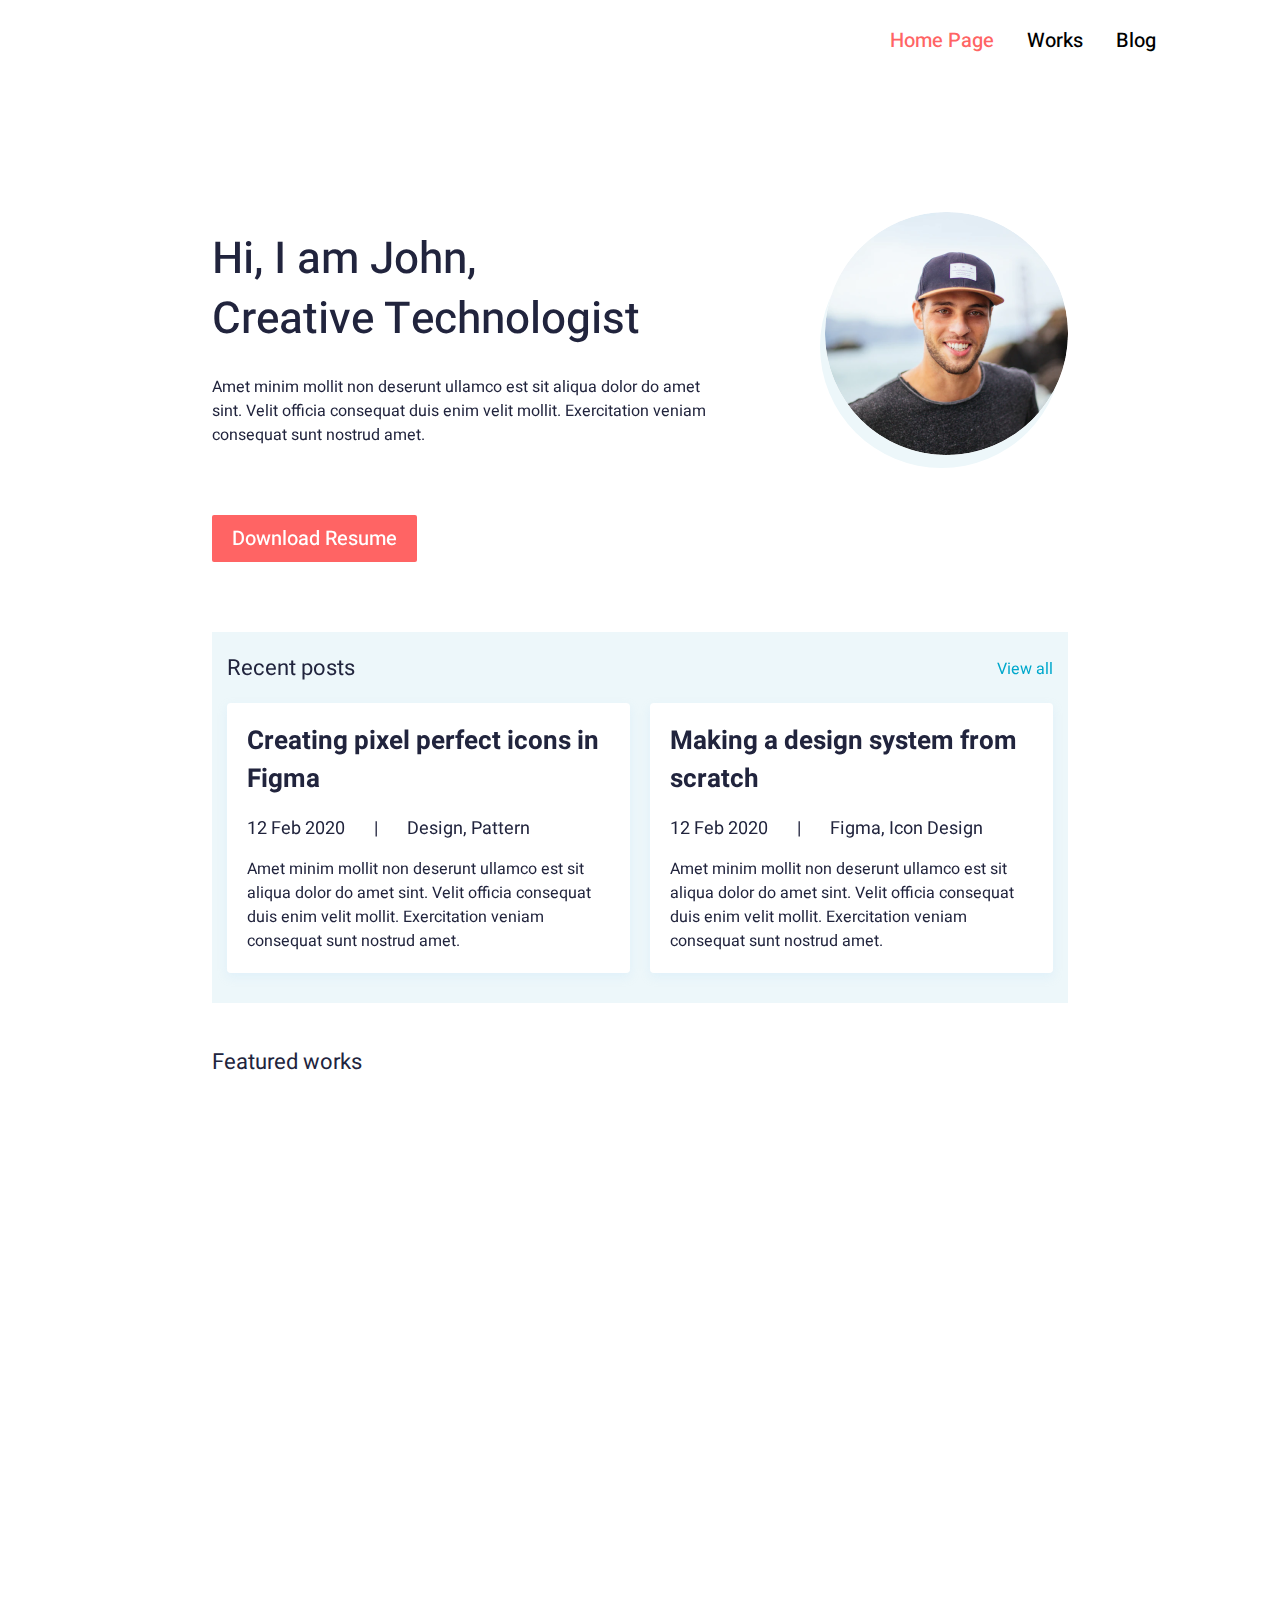
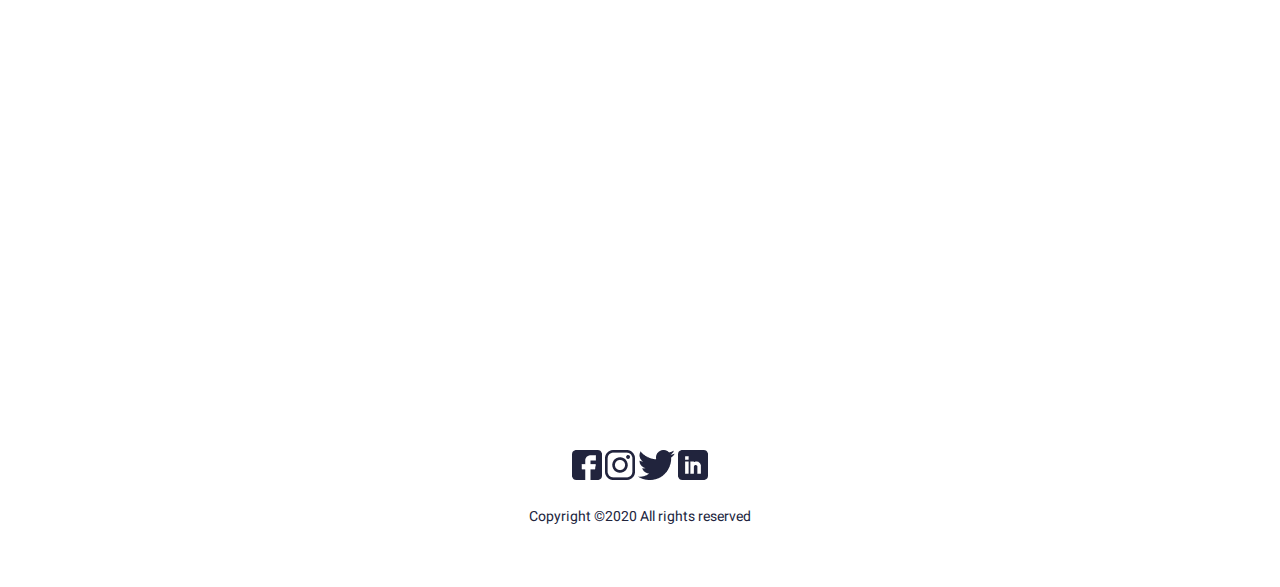
<file: index.html>
<!DOCTYPE html>
<html lang="en">
<head>
    <meta charset="UTF-8">
    <meta http-equiv="X-UA-Compatible" content="IE=edge">
    <meta name="viewport" content="width=device-width, initial-scale=1.0">
    <title>Home Page</title>
    <script src="https://code.jquery.com/jquery-3.5.1.min.js"></script>
    <script src="js/script.js"></script>
    <link rel="stylesheet" href="css/main.css">
    <link rel="stylesheet" href="css/header.css">
    <link href="https://unpkg.com/aos@2.3.1/dist/aos.css" rel="stylesheet">
</head>
<body>
    <div class="wrapper">
        <header class="header">
            <div class="header__content">
              <div class="header__menu menu">
                <div class="menu__icon icon-menu">
                  <span></span>
                  <span></span>
                  <span></span>
                </div>
                <nav class="menu__body">
                  <ul class="menu__list">
                      <li><a href="index.html" class="menu__link _active">Home Page</a></li>
                      <li><a href="works.html" class="menu__link">Works</a></li>
                      <li><a href="blog.html" class="menu__link">Blog</a></li>
                  </ul>
                </nav>
              </div>
            </div>
        </header>
        <main class="page">
            <section class="hi">
                <div class="hi__container _container">
                    <div class="hi__content" data-aos="fade-down" data-aos-duration="1000">
                        <h1 class="hi__title title">
                            Hi, I am John,<br>
                            Creative Technologist
                        </h1>
                        <div class="hi__text text">
                            Amet minim mollit non deserunt ullamco est sit aliqua dolor do amet sint. Velit officia consequat duis enim velit mollit. Exercitation veniam consequat sunt nostrud amet.
                        </div>
                        <a href="" class="hi__btn btn">Download Resume</a>
                    </div>
                    <div class="hi__ava">
                        <img src="img/ava.png" alt="">
                    </div>
                </div>
            </section>
            <section class="recent-posts">
                <div class="recent-posts__container _container">
                    <div class="recent-posts__header">
                        <div class="recent-posts__title title-posts" data-aos="fade-right" data-aos-duration="1000">Recent posts</div>
                        <a href="" class="recent-posts__view-all" data-aos="fade-left" data-aos-duration="1000">View all</a>
                    </div>
                    <div class="recent-posts__items">
                        <div class="recent-posts__column" data-aos="flip-left" data-aos-duration="1500">
                           <article class="recent-posts__item recent-post">
                            <a href="" class="recent-post__title">Creating pixel perfect icons in Figma</a>
                            <div class="recent-post__info">12 Feb 2020 <span>|</span> Design, Pattern</div>
                            <div class="recent-post__text text">Amet minim mollit non deserunt ullamco est sit aliqua dolor do amet sint. Velit officia consequat duis enim velit mollit. Exercitation veniam consequat sunt nostrud amet.</div>
                           </article> 
                        </div>
                        <div class="recent-posts__column" data-aos="flip-right"data-aos-duration="1500">
                            <article class="recent-posts__item recent-post">
                             <a href="" class="recent-post__title">Making a design system from scratch</a>
                             <div class="recent-post__info">12 Feb 2020 <span>|</span> Figma, Icon Design</div>
                             <div class="recent-post__text text">Amet minim mollit non deserunt ullamco est sit aliqua dolor do amet sint. Velit officia consequat duis enim velit mollit. Exercitation veniam consequat sunt nostrud amet.</div>
                            </article> 
                         </div>
                    </div>
                </div>
            </section>
            <section class="featured-works">
                <div class="featured-works__container _container">
                    <div class="featured-works__title title-posts">Featured works</div>
                    <div class="featured-works__items works">
                        <article class="works__item" data-aos="fade-zoom-in"
                        data-aos-easing="ease-in-back"
                        data-aos-delay="300"
                        data-aos-offset="0">
                            <a href="article.html" class="works__image _ibg">
                                <img src="img/Featured works/Rectangle 30.png" alt="">
                            </a>
                            <div class="works__body">
                                <a href="article.html" class="works__title">Designing Dashboards</a>
                                <div class="works__info">
                                    <div class="works__year year">2020</div>
                                    <div class="works__category category">Dashboard</div>
                                </div>
                                <div class="works__text text">Amet minim mollit non deserunt ullamco est sit aliqua dolor do amet sint. Velit officia consequat duis enim velit mollit. Exercitation veniam consequat sunt nostrud amet.</div>
                            </div>
                        </article>
                        <article class="works__item" data-aos="fade-zoom-in"
                        data-aos-easing="ease-in-back"
                        data-aos-delay="300"
                        data-aos-offset="0">
                            <a href="" class="works__image _ibg">
                                <img src="img/Featured works/Rectangle 32.png" alt="">
                            </a>
                            <div class="works__body">
                                <a href="" class="works__title">Vibrant Portraits of 2020</a>
                                <div class="works__info">
                                    <div class="works__year year">2018</div>
                                    <div class="works__category category">Illustration</div>
                                </div>
                                <div class="works__text text">Amet minim mollit non deserunt ullamco est sit aliqua dolor do amet sint. Velit officia consequat duis enim velit mollit. Exercitation veniam consequat sunt nostrud amet.</div>
                            </div>
                        </article>
                        <article class="works__item" data-aos="fade-zoom-in"
                        data-aos-easing="ease-in-back"
                        data-aos-delay="300"
                        data-aos-offset="0">
                            <a href="" class="works__image _ibg">
                                <img src="img/Featured works/Rectangle 34.png" alt="">
                            </a>
                            <div class="works__body">
                                <a href="" class="works__title">36 Days of Malayalam type</a>
                                <div class="works__info">
                                    <div class="works__year year">2018</div>
                                    <div class="works__category category">Typography</div>
                                </div>
                                <div class="works__text text">Amet minim mollit non deserunt ullamco est sit aliqua dolor do amet sint. Velit officia consequat duis enim velit mollit. Exercitation veniam consequat sunt nostrud amet.</div>
                            </div>
                        </article>
                    </div>
                </div>
            </section>
        </main>
        <footer class="footer">
            <div class="footer__content _container">
                <div class="footer__social social">
                    <a href="" class="social__item"><img src="img/ico/fb.png" alt=""></a>
                    <a href="" class="social__item"><img src="img/ico/insta.png" alt=""></a>
                    <a href="" class="social__item"><img src="img/ico/twitter.png" alt=""></a>
                    <a href="" class="social__item"><img src="img/ico/linkedin.png" alt=""></a>
                </div>
            </div>
            <div class="footer__copy">Copyright ©2020 All rights reserved </div>
        </footer>
    </div>
    <script src="https://unpkg.com/aos@2.3.1/dist/aos.js"></script>
    <script>
        AOS.init();
    </script>
</body>
</html>
</file>
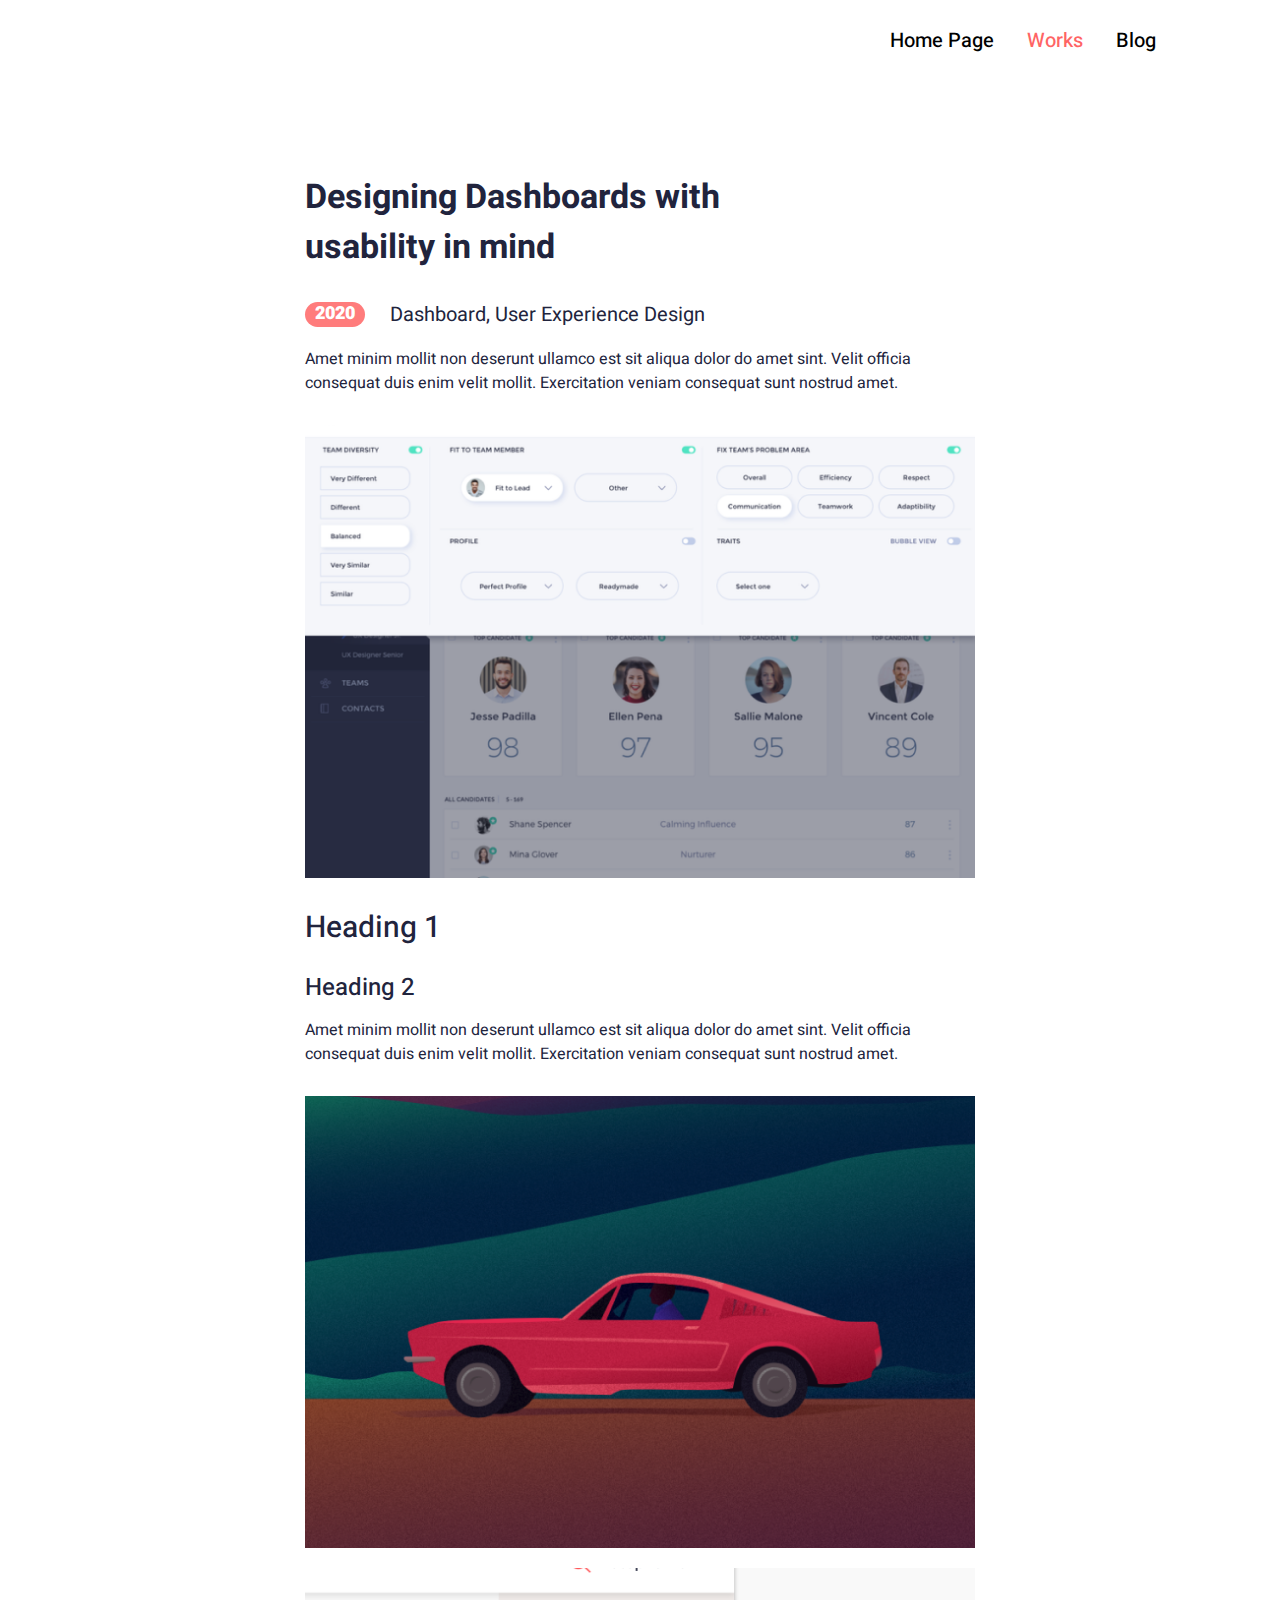
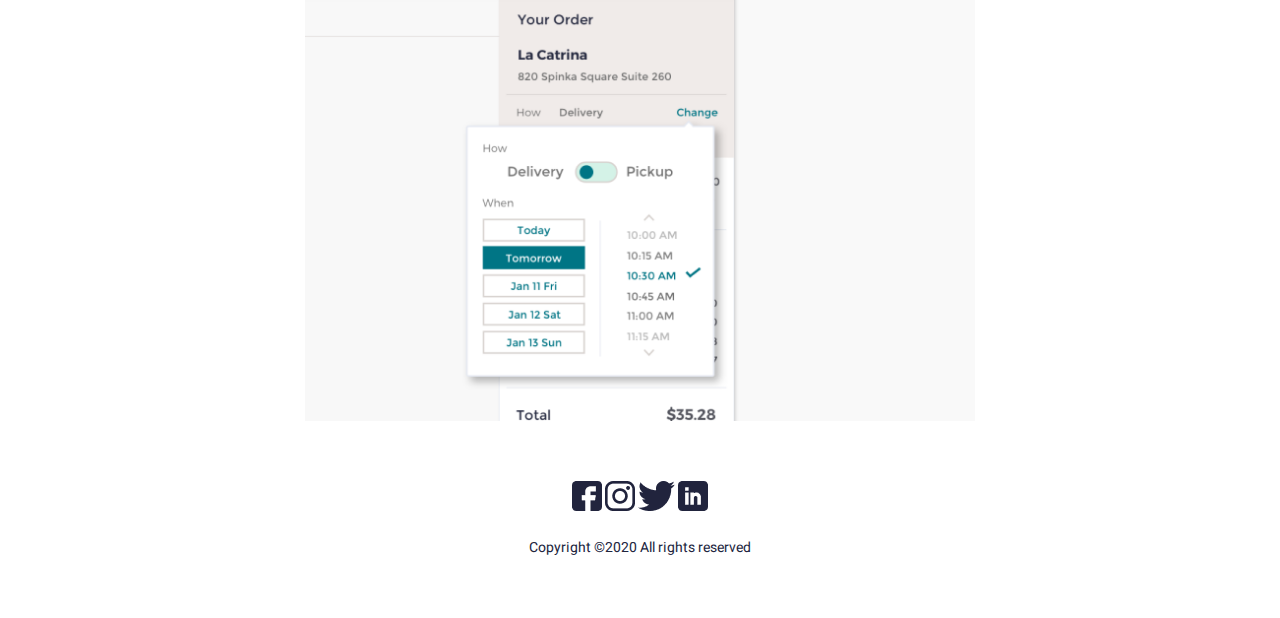
<file: article.html>
<!DOCTYPE html>
<html lang="en">
<head>
    <meta charset="UTF-8">
    <meta http-equiv="X-UA-Compatible" content="IE=edge">
    <meta name="viewport" content="width=device-width, initial-scale=1.0">
    <title>Article</title>
    <script src="https://code.jquery.com/jquery-3.5.1.min.js"></script>
    <script src="js/script.js"></script>
    <link rel="stylesheet" href="css/main.css">
    <link rel="stylesheet" href="css/header.css">
</head>
<body>
    <div class="wrapper">
        <header class="header">
          <div class="header__content">
            <div class="header__menu menu">
              <div class="menu__icon icon-menu">
                <span></span>
                <span></span>
                <span></span>
              </div>
              <nav class="menu__body">
                <ul class="menu__list">
                    <li><a href="index.html" class="menu__link">Home Page</a></li>
                    <li><a href="works.html" class="menu__link _active">Works</a></li>
                    <li><a href="blog.html" class="menu__link">Blog</a></li>
                </ul>
              </nav>
            </div>
          </div>
        </header>
        <main class="page">
            <div class="article">
                <h1 class="article__title">Designing Dashboards with <br> usability in mind</h1>
                <div class="article__info">
                    <div class="article__year">2020</div>
                    <div class="article__category">Dashboard, User Experience Design</div>
                </div>
                <div class="article__text text">
                    <p>
                        Amet minim mollit non deserunt ullamco est sit aliqua dolor do amet sint. Velit officia consequat duis enim velit mollit. Exercitation veniam consequat sunt nostrud amet.
                    </p>
                    <img src="img/article/Rectangle 4.png" alt=""> 
                    <h2>Heading 1</h2>
                    <h3>Heading 2</h3>
                    <p>
                        Amet minim mollit non deserunt ullamco est sit aliqua dolor do amet sint. Velit officia consequat duis enim velit mollit. Exercitation veniam consequat sunt nostrud amet.
                    </p>
                    <img src="img/article/Rectangle 5.png" alt="">
                    <img src="img/article/Rectangle 6.png" alt="">
                </div>
            </div>
        </main>
        <footer class="footer">
            <div class="footer__content _container">
                <div class="footer__social social">
                    <a href="" class="social__item"><img src="img/ico/fb.png" alt=""></a>
                    <a href="" class="social__item"><img src="img/ico/insta.png" alt=""></a>
                    <a href="" class="social__item"><img src="img/ico/twitter.png" alt=""></a>
                    <a href="" class="social__item"><img src="img/ico/linkedin.png" alt=""></a>
                </div>
            </div>
            <div class="footer__copy">Copyright ©2020 All rights reserved </div>
        </footer>
    </div>
</body>
</html>
</file>
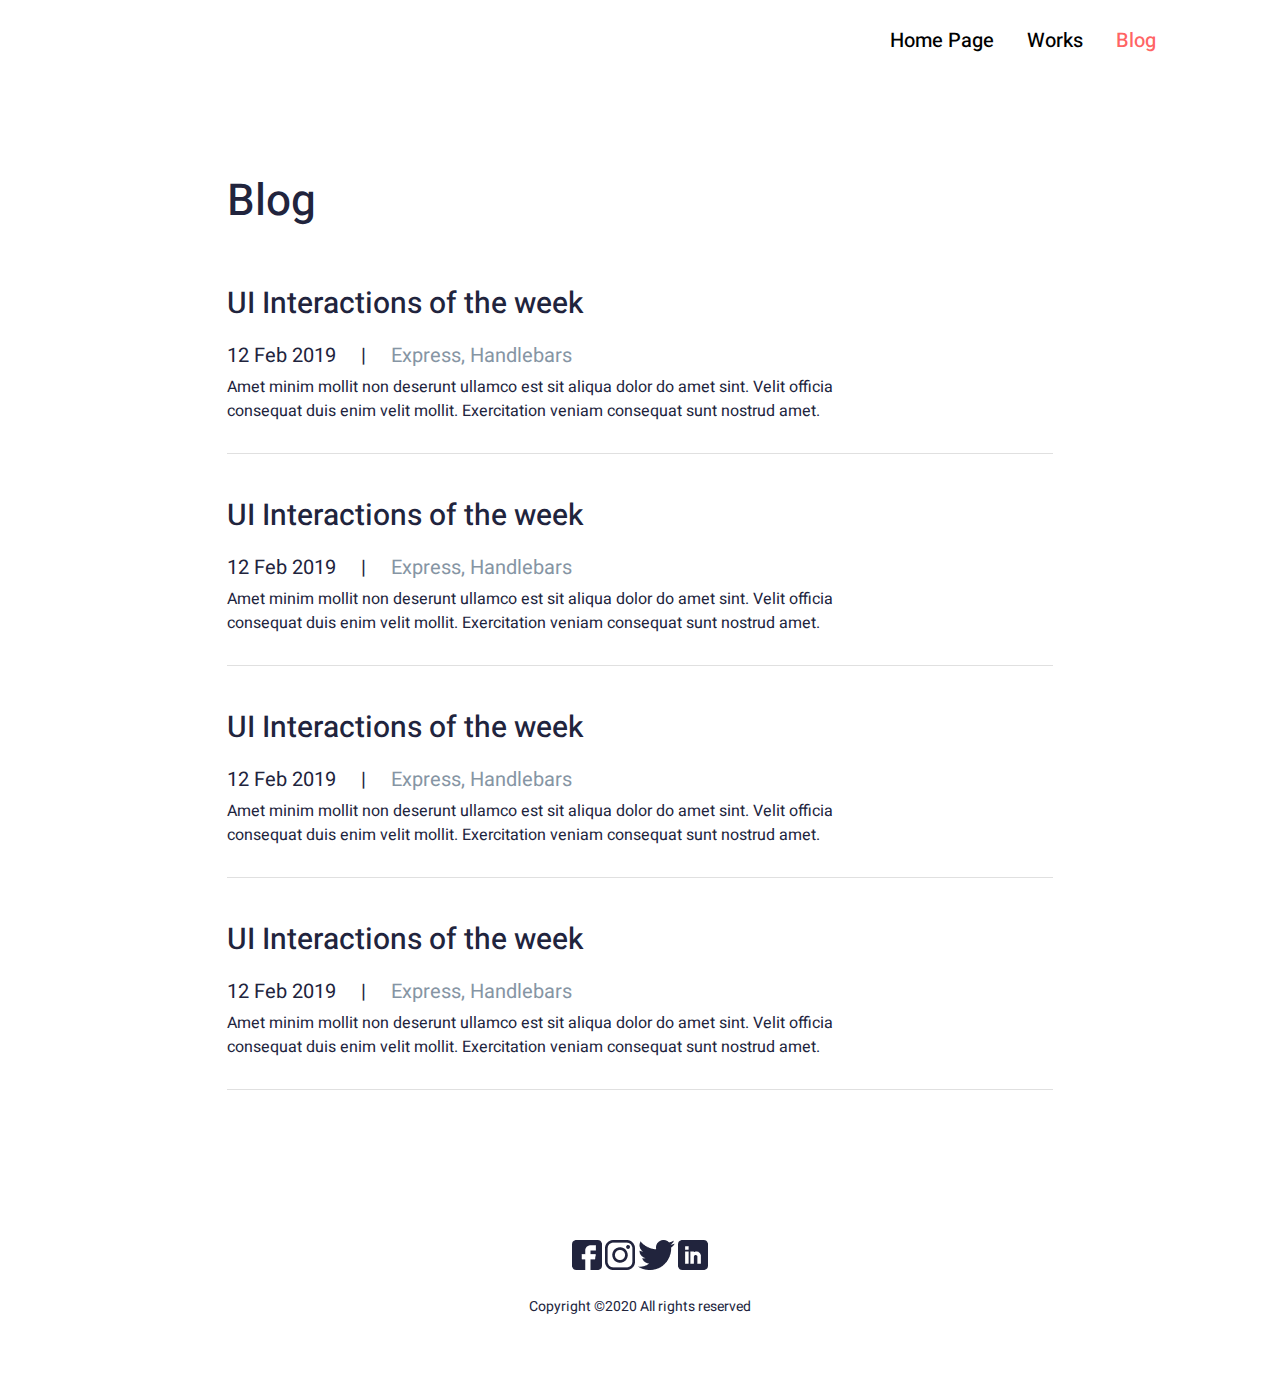
<file: blog.html>
<!DOCTYPE html>
<html lang="en">
<head>
    <meta charset="UTF-8">
    <meta http-equiv="X-UA-Compatible" content="IE=edge">
    <meta name="viewport" content="width=device-width, initial-scale=1.0">
    <title>Blog</title>
    <script src="https://code.jquery.com/jquery-3.5.1.min.js"></script>
    <script src="js/script.js"></script>
    <link rel="stylesheet" href="css/main.css">
    <link rel="stylesheet" href="css/header.css">
</head>
<body>
    <div class="wrapper">
        <header class="header">
            <div class="header__content">
              <div class="header__menu menu">
                <div class="menu__icon icon-menu">
                  <span></span>
                  <span></span>
                  <span></span>
                </div>
                <nav class="menu__body">
                  <ul class="menu__list">
                      <li><a href="index.html" class="menu__link">Home Page</a></li>
                      <li><a href="works.html" class="menu__link">Works</a></li>
                      <li><a href="blog.html" class="menu__link _active">Blog</a></li>
                  </ul>
                </nav>
              </div>
            </div>
        </header>
        <main class="page">
                <div class="blog page__container _container">
                    <h1 class="blog__main-title title">Blog</h1>
                    <div class="blog__items">
                        <div class="blog__item">
                            <a href="" class="blog__title">UI Interactions of the week</a>
                            <div class="blog__info">12 Feb 2019 <span>|</span> 
                                <div class="blog__category">Express, Handlebars</div></div>
                            <div class="blog__text text">Amet minim mollit non deserunt ullamco est sit aliqua dolor do amet sint. Velit officia <br> consequat duis enim velit mollit. Exercitation veniam consequat sunt nostrud amet.</div>
                        </div>
                        <div class="blog__item">
                            <a href="" class="blog__title">UI Interactions of the week</a>
                            <div class="blog__info">12 Feb 2019 <span>|</span> 
                                <div class="blog__category">Express, Handlebars</div></div>
                            <div class="blog__text text">Amet minim mollit non deserunt ullamco est sit aliqua dolor do amet sint. Velit officia <br> consequat duis enim velit mollit. Exercitation veniam consequat sunt nostrud amet.</div>
                        </div>
                        <div class="blog__item">
                            <a href="" class="blog__title">UI Interactions of the week</a>
                            <div class="blog__info">12 Feb 2019 <span>|</span> 
                                <div class="blog__category">Express, Handlebars</div></div>
                            <div class="blog__text text">Amet minim mollit non deserunt ullamco est sit aliqua dolor do amet sint. Velit officia <br> consequat duis enim velit mollit. Exercitation veniam consequat sunt nostrud amet.</div>
                        </div>
                        <div class="blog__item">
                            <a href="" class="blog__title">UI Interactions of the week</a>
                            <div class="blog__info">12 Feb 2019 <span>|</span> 
                                <div class="blog__category">Express, Handlebars</div></div>
                            <div class="blog__text text">Amet minim mollit non deserunt ullamco est sit aliqua dolor do amet sint. Velit officia <br> consequat duis enim velit mollit. Exercitation veniam consequat sunt nostrud amet.</div>
                        </div>
                    </div>
                </div>
        </main>
        <footer class="footer">
            <div class="footer__content _container">
                <div class="footer__social social">
                    <a href="" class="social__item"><img src="img/ico/fb.png" alt=""></a>
                    <a href="" class="social__item"><img src="img/ico/insta.png" alt=""></a>
                    <a href="" class="social__item"><img src="img/ico/twitter.png" alt=""></a>
                    <a href="" class="social__item"><img src="img/ico/linkedin.png" alt=""></a>
                </div>
            </div>
            <div class="footer__copy">Copyright ©2020 All rights reserved </div>
        </footer>
    </div>
</body>
</html>
</file>
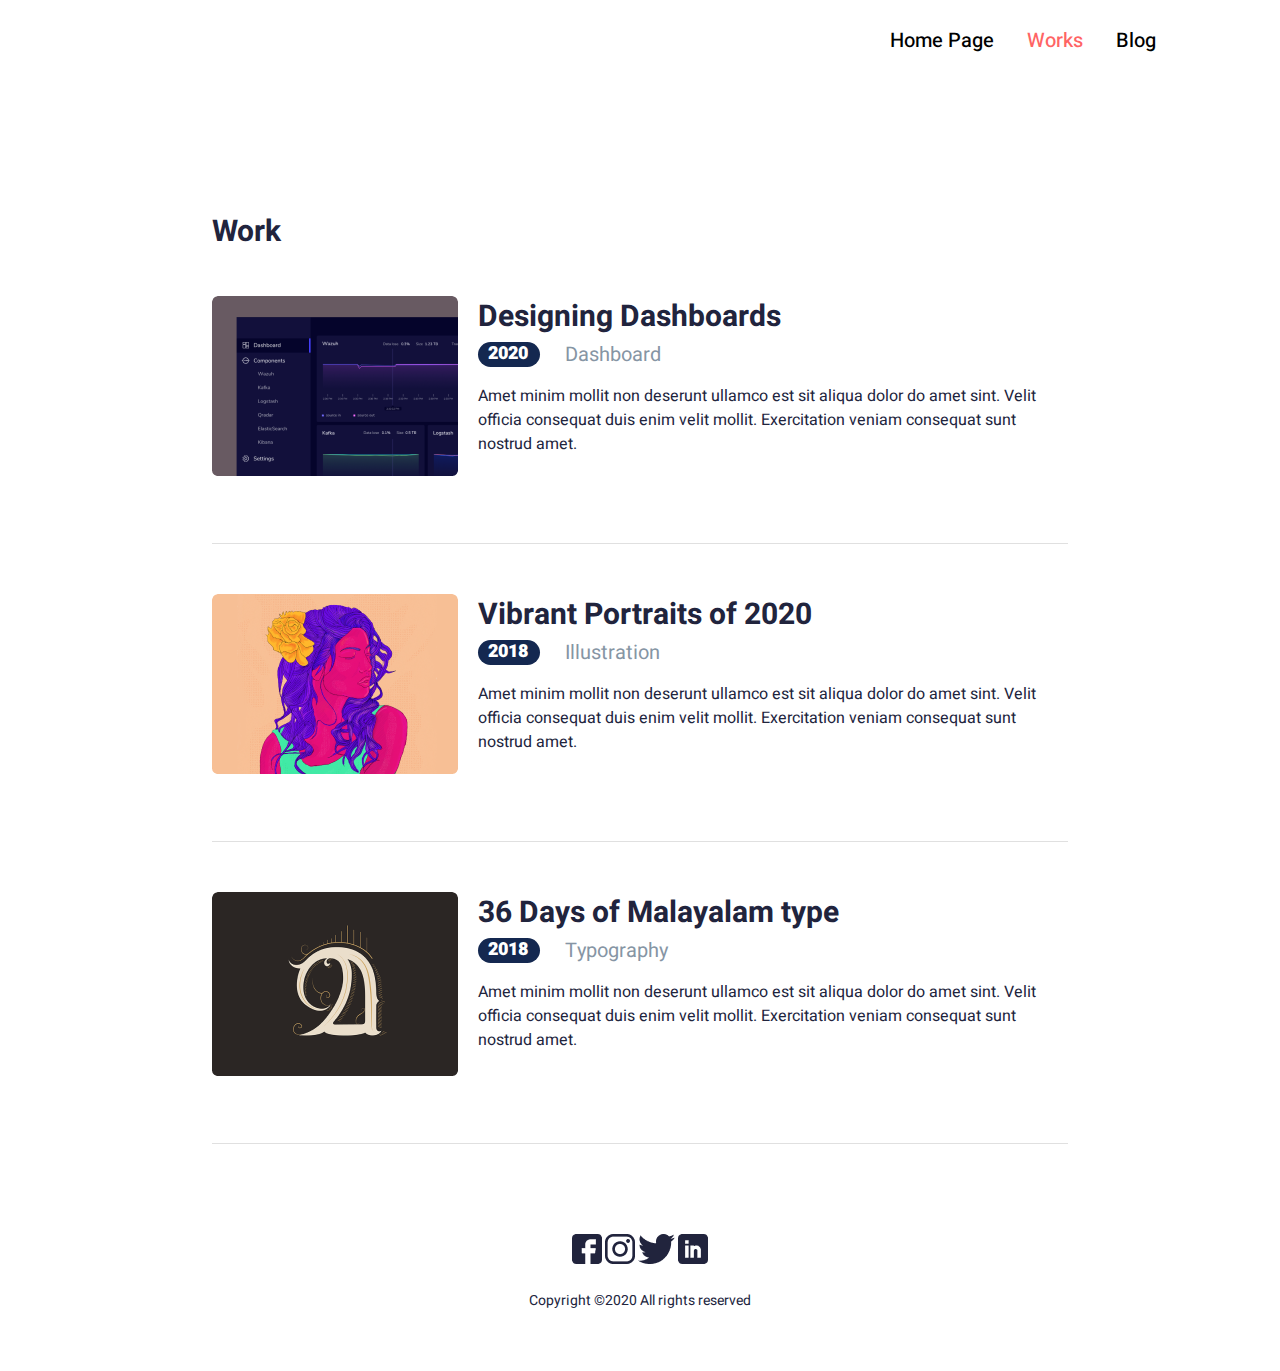
<file: works.html>
<!DOCTYPE html>
<html lang="en">
<head>
    <meta charset="UTF-8">
    <meta http-equiv="X-UA-Compatible" content="IE=edge">
    <meta name="viewport" content="width=device-width, initial-scale=1.0">
    <title>Works</title>
    <script src="https://code.jquery.com/jquery-3.5.1.min.js"></script>
    <script src="js/script.js"></script>
    <link rel="stylesheet" href="css/main.css">
    <link rel="stylesheet" href="css/header.css">
</head>
<body>
    <div class="wrapper">
        <header class="header">
            <div class="header__content">
              <div class="header__menu menu">
                <div class="menu__icon icon-menu">
                  <span></span>
                  <span></span>
                  <span></span>
                </div>
                <nav class="menu__body">
                  <ul class="menu__list">
                      <li><a href="index.html" class="menu__link">Home Page</a></li>
                      <li><a href="works.html" class="menu__link _active">Works</a></li>
                      <li><a href="blog.html" class="menu__link">Blog</a></li>
                  </ul>
                </nav>
              </div>
            </div>
        </header>
        <main class="page">
            <div class="works-page__container _container">
                <section class="featured-works">
                    <div class="works__container _container">
                        <h1 class="works__main-title">Work</h1>
                        <div class="featured-works__items works">
                            <article class="works__item">
                                <a href="article.html" class="works__image _ibg">
                                    <img src="img/Featured works/Rectangle 30.png" alt="">
                                </a>
                                <div class="works__body">
                                    <a href="article.html" class="works__title">Designing Dashboards</a>
                                    <div class="works__info">
                                        <div class="works__year year">2020</div>
                                        <div class="works__category category">Dashboard</div>
                                    </div>
                                    <div class="works__text text">Amet minim mollit non deserunt ullamco est sit aliqua dolor do amet sint. Velit officia consequat duis enim velit mollit. Exercitation veniam consequat sunt nostrud amet.</div>
                                </div>
                            </article>
                            <article class="works__item">
                                <a href="" class="works__image _ibg">
                                    <img src="img/Featured works/Rectangle 32.png" alt="">
                                </a>
                                <div class="works__body">
                                    <a href="" class="works__title">Vibrant Portraits of 2020</a>
                                    <div class="works__info">
                                        <div class="works__year year">2018</div>
                                        <div class="works__category category">Illustration</div>
                                    </div>
                                    <div class="works__text text">Amet minim mollit non deserunt ullamco est sit aliqua dolor do amet sint. Velit officia consequat duis enim velit mollit. Exercitation veniam consequat sunt nostrud amet.</div>
                                </div>
                            </article>
                            <article class="works__item">
                                <a href="" class="works__image _ibg">
                                    <img src="img/Featured works/Rectangle 34.png" alt="">
                                </a>
                                <div class="works__body">
                                    <a href="" class="works__title">36 Days of Malayalam type</a>
                                    <div class="works__info">
                                        <div class="works__year year">2018</div>
                                        <div class="works__category category">Typography</div>
                                    </div>
                                    <div class="works__text text">Amet minim mollit non deserunt ullamco est sit aliqua dolor do amet sint. Velit officia consequat duis enim velit mollit. Exercitation veniam consequat sunt nostrud amet.</div>
                                </div>
                            </article>
                        </div>
                    </div>
                </section>
            </div>
        </main>
        <footer class="footer">
            <div class="footer__content _container">
                <div class="footer__social social">
                    <a href="" class="social__item"><img src="img/ico/fb.png" alt=""></a>
                    <a href="" class="social__item"><img src="img/ico/insta.png" alt=""></a>
                    <a href="" class="social__item"><img src="img/ico/twitter.png" alt=""></a>
                    <a href="" class="social__item"><img src="img/ico/linkedin.png" alt=""></a>
                </div>
            </div>
            <div class="footer__copy">Copyright ©2020 All rights reserved </div>
        </footer>
    </div>
</body>
</html>
</file>
<file: css/main.css>
@import url(https://fonts.googleapis.com/css?family=Heebo:regular,500,700,900&display=swap);
* {
  padding: 0;
  margin: 0;
  border: 0; }

*,
*:before,
*:after {
  -moz-box-sizing: border-box;
  -webkit-box-sizing: border-box;
  box-sizing: border-box; }

:focus,
:active {
  outline: none; }

a:focus,
a:active {
  outline: none; }

nav,
footer,
header,
aside {
  display: block; }

html,
body {
  height: 100%;
  width: 100%;
  font-size: 100%;
  line-height: 1;
  font-size: 14px;
  -ms-text-size-adjust: 100%;
  -moz-text-size-adjust: 100%;
  -webkit-text-size-adjust: 100%; }

input,
button,
textarea {
  font-family: inherit; }

input::-ms-clear {
  display: none; }

button {
  cursor: pointer; }

button::-moz-focus-inner {
  padding: 0;
  border: 0; }

a,
a:visited {
  text-decoration: none; }

a:hover {
  text-decoration: none; }

ul li {
  list-style: none; }

img {
  vertical-align: top; }

h1,
h2,
h3,
h4,
h5,
h6 {
  font-size: inherit;
  font-weight: inherit; }

body {
  color: #21243D;
  font-size: 14px; }
  body._lock {
    overflow: hidden; }

.wrapper {
  width: 100%;
  min-height: 100%;
  overflow: hidden;
  display: flex;
  flex-direction: column;
  font-family: "Heebo"; }

.page {
  padding: 90px 0 0 0;
  flex: 1 1 auto; }
  @media (max-width: 868px) {
    .page {
      padding: 30px 15px 0 15px; } }
  @media (max-width: 767.98px) {
    .page {
      padding: 20px 0 0 0; } }

.title-posts {
  font-size: 22px; }
  @media (max-width: 767.98px) {
    .title-posts {
      text-align: center;
      font-size: 18px; } }

._ibg {
  overflow: hidden; }
  ._ibg img {
    width: 100%;
    height: 100%;
    top: 0px;
    left: 0px;
    object-fit: cover; }

a.works__image._ibg {
  margin: 0 0;
  padding: 0 0 17px 0; }

.hi {
  max-width: 856px;
  margin: 0 auto;
  padding: 40px 0 70px 0; }
  @media (max-width: 868px) {
    .hi {
      padding: 0 0 70px 0; } }
  @media (max-width: 767.98px) {
    .hi {
      padding: 0 0 60px 0; } }
  .hi__container {
    display: flex;
    width: 100%; }
    @media (max-width: 767.98px) {
      .hi__container {
        text-align: center;
        flex-direction: column-reverse;
        align-items: center; } }
  .hi__content {
    flex: 1 1 auto;
    padding: 18px 110px 0 0;
    align-items: flex-start; }
    @media (max-width: 868px) {
      .hi__content {
        padding: 18px 50px 0 0; } }
    @media (max-width: 767.98px) {
      .hi__content {
        padding: 0px 0px 0 0; } }
  .hi__title {
    margin: 0 0 25px 0; }
    @media (max-width: 767.98px) {
      .hi__title {
        margin: 0px 0 20px 0;
        padding: 0 15px; } }
  .hi__text {
    margin: 0 0 35px 0; }
    @media (max-width: 767.98px) {
      .hi__text {
        margin: 0 0 25px 0;
        padding: 0 15px; } }
  .hi__btn {
    margin: 33px 0 0 0; }
    @media (max-width: 767.98px) {
      .hi__btn {
        margin: 0 0 0 0; } }
  .hi__ava {
    flex: 0 0 243px;
    width: 243px;
    height: 243px;
    border-radius: 50%;
    overflow: hidden;
    justify-content: flex-end;
    box-shadow: -5px 13px 0 0 #edf7fa; }
    .hi__ava img {
      max-width: 100%; }
    @media (max-width: 767.98px) {
      .hi__ava {
        flex: 0 0 170px;
        width: 170px;
        height: 170px;
        margin: 0 0 40px 0; } }

.title {
  font-size: 44px;
  font-weight: 500;
  color: #21243D;
  line-height: 136.3636363636%; }
  @media (max-width: 767.98px) {
    .title {
      font-size: 32px; } }

.text, .article__text p {
  font-size: 16px;
  line-height: 24px;
  color: #21243D;
  font-weight: 400; }

.btn {
  background: #ff6464;
  border-radius: 2px;
  font-weight: 500;
  font-size: 20px;
  line-height: 145%;
  color: white;
  display: inline-flex;
  align-items: center;
  height: 47px;
  justify-content: center;
  text-align: center;
  padding: 0 20px;
  transition: background-color 0.3s ease 0s; }
  @media (min-width: 992px) {
    .btn:hover {
      background-color: #bb4949; }
    .btn._fw {
      width: 100%; } }

.recent-posts {
  max-width: 856px;
  margin: 0 auto;
  background: #EDF7FA;
  padding: 25px 15px 13px 15px; }
  @media (max-width: 767.98px) {
    .recent-posts {
      padding: 25px 15px 23px 15px; } }
  .recent-posts__header {
    display: flex;
    justify-content: space-between;
    margin: 0 0 22px 0; }
  .recent-posts__title {
    font-size: 22px;
    padding: 0 20px 0 0; }
  .recent-posts__view-all {
    font-size: 16px;
    line-height: 24px;
    color: #00A8CC;
    flex: 0 0 auto; }
  .recent-posts__items {
    margin: 0 -10px; }
    @media (min-width: 767.98px) {
      .recent-posts__items {
        display: flex; } }
  .recent-posts__column {
    flex: 0 1 50%;
    padding: 0 10px;
    margin: 0 0 17px 0; }

.recent-post {
  max-width: 856px;
  margin: 0 auto;
  height: 100%;
  background-color: #fff;
  border-radius: 4px;
  box-shadow: 0 4px 10px rgba(187, 225, 250, 0.25);
  padding: 20px; }
  @media (max-width: 767.98px) {
    .recent-post {
      padding: 15px; } }
  .recent-post__title {
    font-weight: 700;
    font-size: 26px;
    display: inline-block;
    color: #21243D;
    line-height: 146.1538461538%;
    transition: color 0.3s ease 0s;
    margin: 0 0 17px 0; }
    @media (min-width: 991.98px) {
      .recent-post__title:hover {
        color: #ff6464; } }
    @media (max-width: 767.98px) {
      .recent-post__title {
        font-size: 22px;
        margin: 0 0 10px 0; } }
  .recent-post__info {
    margin: 0 0 15px 0;
    font-weight: 400;
    font-size: 18px;
    line-height: 144.4444444444%; }
    .recent-post__info span {
      margin: 0 25px; }
    @media (max-width: 767.98px) {
      .recent-post__info {
        font-size: 16px;
        margin: 0 0 10px 0; } }
  .recent-post__text {
    font-weight: 400;
    font-size: 16px;
    line-height: 150%; }

.featured-works {
  margin: 30px auto 80px auto;
  max-width: 856px; }
  @media (max-width: 767.98px) {
    .featured-works {
      margin: 10px 0 0 0; } }
  .featured-works__title {
    font-weight: 400;
    font-size: 22px;
    line-height: 272.7272727273%;
    margin: 0 0 20px 0; }
    @media (max-width: 767.98px) {
      .featured-works__title {
        margin: 0px 0 0 0; } }

.works {
  max-width: 856px;
  margin: 0 auto; }
  @media (max-width: 767.98px) {
    .works {
      padding: 10px 15px 23px 15px;
      display: flex;
      overflow: auto; } }
  .works__item {
    border-bottom: 1px solid #e0e0e0;
    padding: 0 0 50px 0;
    margin: 0 0 50px 0; }
    .works__item:last-child {
      margin-bottom: 52px; }
    @media (min-width: 767.98px) {
      .works__item {
        display: flex;
        align-items: flex-start; } }
    @media (max-width: 767.98px) {
      .works__item {
        flex: 0 0 90%;
        margin: 0 15px 50px 0; } }
  .works__image {
    border-radius: 6px;
    flex: 0 0 246px;
    min-height: 180px;
    display: block;
    overflow: hidden; }
    @media (max-width: 767.98px) {
      .works__image {
        padding: 0 0 50% 0;
        margin: 0 0 17px 0; } }
  .works__body {
    flex: 1 1 auto; }
    @media (min-width: 767.98px) {
      .works__body {
        margin: 0 0 0 20px; } }
  .works__title {
    font-weight: 700;
    font-size: 30px;
    line-height: 146.6666666667%;
    margin: 0 0 15px 0;
    color: inherit;
    transition: color 0.3s ease 0s; }
    @media (max-width: 767.98px) {
      .works__title {
        font-size: 24px; } }
    @media (min-width: 991.98px) {
      .works__title:hover {
        color: #ff6464; } }
  .works__info {
    display: flex;
    align-items: center;
    margin: 0 0 15px 0; }
  .works__year {
    font-weight: 900;
    font-size: 18px;
    color: #FFFFFF;
    background: #142850;
    border-radius: 16px;
    width: 62px;
    height: 25px;
    text-align: center;
    padding: 0 10px;
    align-items: center;
    display: inline-flex; }
  .works__category {
    font-weight: 400;
    font-size: 20px;
    line-height: 145%;
    color: #8695A4;
    margin: 0 0 0 25px; }

.works__main-title {
  margin: 0 0 34px 0;
  font-weight: 700;
  font-size: 30px;
  line-height: 200%; }
  @media (max-width: 767.98px) {
    .works__main-title {
      margin: 0 0 15px 15px; } }

.footer {
  margin: 0 0 30px 0;
  padding: 10px 15px 30px 15px;
  text-align: center; }
  .footer__copy {
    font-weight: 400;
    font-size: 14px;
    line-height: 150%;
    margin: 26px 0 0 0; }

.article {
  max-width: 700px;
  padding: 0 15px 30px 15px;
  margin: 0 auto; }
  .article__title {
    font-weight: 700;
    font-size: 34px;
    line-height: 147.0588235294%;
    margin: 0 0 30px 0; }
    @media (max-width: 767.98px) {
      .article__title {
        font-size: 30px; } }
  .article__info {
    display: flex;
    margin: 0 0 20px 0; }
  .article__year {
    display: flex;
    height: 25px;
    padding: 0 10px;
    font-size: 18px;
    font-weight: 900;
    justify-content: center;
    align-items: center;
    color: #fff;
    background: #FF7C7C;
    border-radius: 16px; }
  .article__category {
    font-size: 20px;
    align-self: center;
    line-height: 125%;
    margin: 0 0 0 25px; }
    @media (max-width: 767.98px) {
      .article__category {
        font-size: 18px; } }
  .article__text h2 {
    font-weight: 500;
    font-size: 30px;
    line-height: 200%; }
  .article__text h3 {
    font-weight: 500;
    font-size: 24px;
    line-height: 250%; }
  .article__text p {
    margin: 0 0 30px 0; }
  .article__text img {
    max-width: 100%;
    margin: 0 0 20px 0; }

.blog {
  max-width: 856px;
  margin: 0 auto 50px auto;
  padding: 0 15px 50px 15px; }
  @media (max-width: 767.98px) {
    .blog {
      margin: 0 0 60px 0;
      padding: 0 15px 60px 15px; } }
  .blog__main-title {
    margin: 0 0 50px 0; }
    @media (max-width: 767.98px) {
      .blog__main-title {
        font-size: 30px;
        margin: 0 0 20px 0; } }
  .blog__item {
    border-bottom: 1px solid #E0E0E0;
    padding: 0 0 30px 0;
    margin: 0 0 40px 0; }
    @media (max-width: 767.98px) {
      .blog__item {
        margin: 0 0 20px 0;
        padding: 0 0 20px 0; } }
  .blog__title {
    font-weight: 500;
    font-size: 30px;
    line-height: 44px;
    color: inherit;
    transition: color 0.3s ease 0s; }
    @media (min-width: 991.98px) {
      .blog__title:hover {
        color: #ff6464; } }
    @media (max-width: 767.98px) {
      .blog__title {
        font-size: 26px;
        line-height: 146.1538461538%; } }
  .blog__info {
    display: flex;
    margin: 15px 0 0 0;
    align-items: center;
    font-weight: 400;
    font-size: 20px;
    line-height: 145%; }
    .blog__info span {
      margin: 0 25px; }
    @media (max-width: 767.98px) {
      .blog__info {
        margin: 5px 0 0 0;
        font-weight: 400;
        font-size: 16px;
        line-height: 150%; } }
  .blog__category {
    font-weight: 400;
    font-size: 20px;
    line-height: 145%;
    color: #8695A4; }
    @media (max-width: 767.98px) {
      .blog__category {
        font-weight: 400;
        font-size: 16px;
        line-height: 150%; } }
  .blog__text {
    margin: 5px 0 0px 0; }
    @media (max-width: 767.98px) {
      .blog__text {
        margin: 20px 0 0px 0; } }
</file>
<file: css/header.css>
@import url(https://fonts.googleapis.com/css?family=Heebo:regular,500,700,900&display=swap);
.header__content {
  max-width: 1052px;
  padding: 0 10px;
  margin: 0 auto;
}
.header__menu {
  display: flex;
  justify-content: flex-end;
  height: 82px;
  align-items: center;
  padding: 10px 0;
}
@media (max-width: 767.98px) {
  .header__menu {
    height: 50px;
  }
}

@media (max-width: 767.98px) {
  .menu__body {
    transition: transform 0, 6s ease 0s;
    position: fixed;
    width: 100%;
    height: 100%;
    top: -100%;
    left: 0;
    overflow: auto;
    padding: 70px 10px 30px 10px;
    background-color: rgba(255, 255, 255, 0.9);
  }
  .menu__body.active {
    top: 0%;
    transition: all 0.5s ease 0s;
    position: fixed;
  }
}
.menu__list li {
  margin: 0 0 30px 0;
}
.menu__list li:last-child {
  margin: 0 0 0 0;
}
@media (min-width: 767.98px) {
  .menu__list {
    display: flex;
  }
  .menu__list li {
    margin: 0 33px 0 0;
  }
}
.menu__link {
  font-size: 20px;
  font-weight: 500;
  color: #000;
  transition: color 0.3s ease 0s;
}
.menu__link._active {
  color: #ff6464;
}
@media (min-width: 991.98px) {
  .menu__link:hover {
    color: #ff6464;
  }
}
@media (max-width: 767.98px) {
  .menu__link {
    font-size: 40px;
    display: block;
    text-align: center;
  }
}

.icon-menu {
  display: none;
}
@media (max-width: 767.98px) {
  .icon-menu {
    display: block;
    position: relative;
    width: 30px;
    height: 18px;
    cursor: pointer;
    z-index: 5;
  }
  .icon-menu span {
    transition: all 0.3s ease 0s;
    top: calc(50% - 1px);
    left: 0;
    position: absolute;
    width: 100%;
    height: 2px;
    background-color: #000;
  }
  .icon-menu span:first-child {
    top: 0;
  }
  .icon-menu span:last-child {
    top: auto;
    bottom: 0;
  }
  .icon-menu.active span {
    transform: scale(0);
    transition: all 0.4s ease 0s;
  }
  .icon-menu.active span:first-child {
    transform: rotate(-45deg);
    top: calc(50% - 1px);
  }
  .icon-menu.active span:last-child {
    transform: rotate(45deg);
    bottom: calc(50% - 1px);
  }
}
</file>
